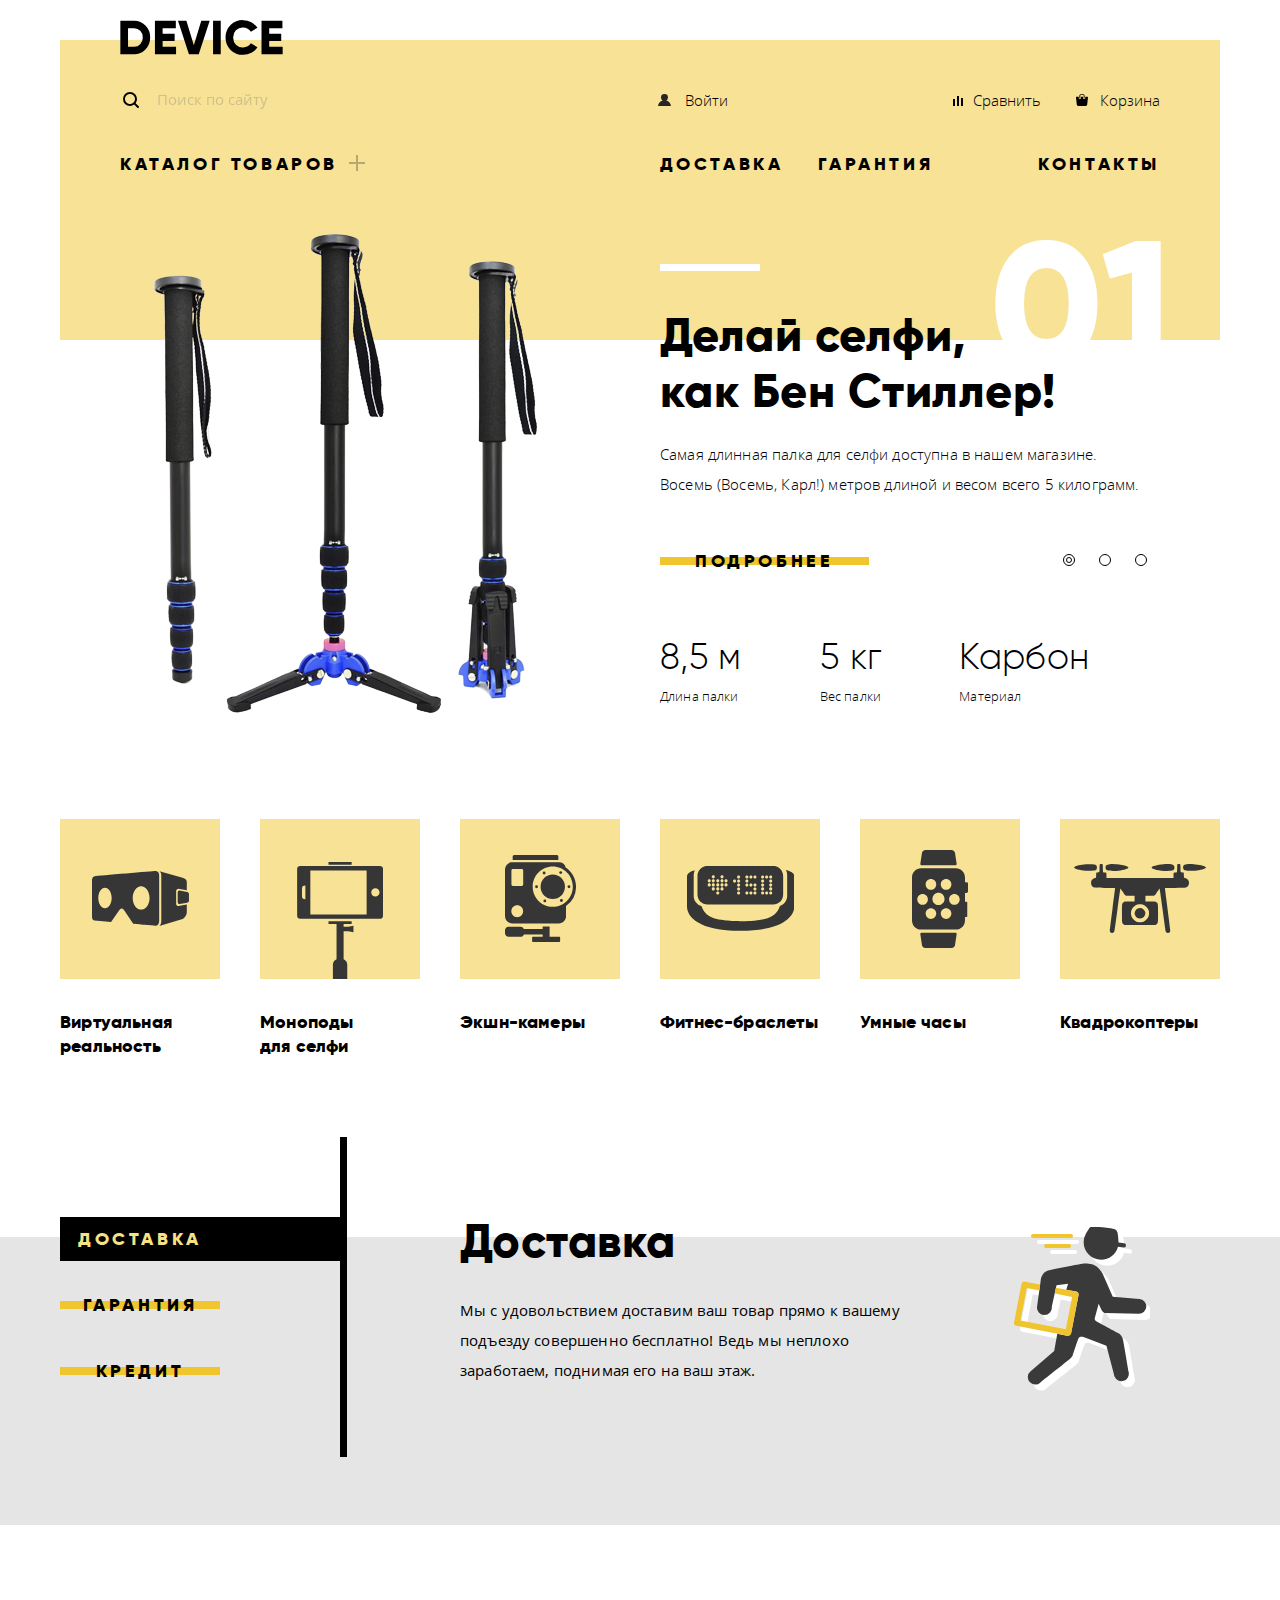
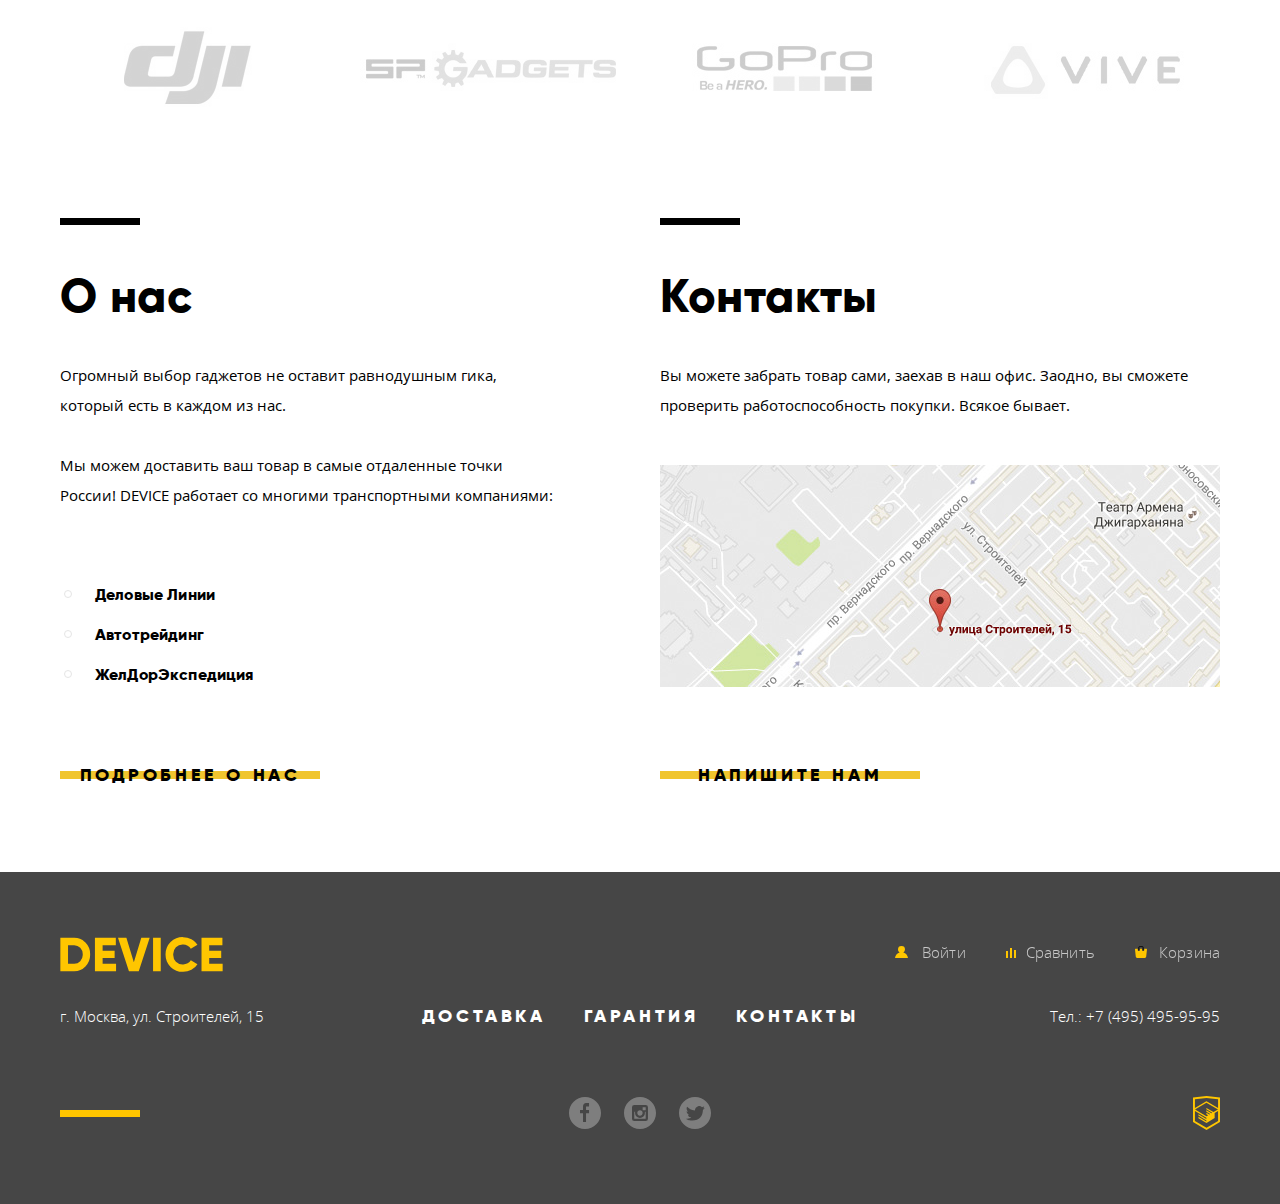
<file: index.html>
<!DOCTYPE html>
<html lang="ru">

<head>
  <meta charset="utf-8">
  <link rel="shortcut icon" href="img/favicon/toad.ico" type="image/x-icon">
  <link rel="stylesheet" href="css/normalize.css">
  <link rel="stylesheet" href="css/styles.min.css">
  <title>HTML Academy: Девайс</title>
</head>

<body>
  <!--Header-->
  <header class="main-header container">
    <a class="logo-header"><span class="visually-hidden">Логотип Дивайс</span><svg
        xmlns="http://www.w3.org/2000/svg" viewBox="0 0 164 35" width="163" height="35">
        <path
          d="m0.35 0.7v33.6h13.532a15.723 15.723 0 0 0 11.72-4.824 16.464 16.464 0 0 0 4.712-11.976 16.465 16.465 0 0 0-4.712-11.976 15.723 15.723 0 0 0-11.72-4.824zm7.733 26.208v-18.819h5.8a8.648 8.648 0 0 1 6.5 2.568 9.412 9.412 0 0 1 2.489 6.84 9.41 9.41 0 0 1-2.489 6.84 8.646 8.646 0 0 1-6.5 2.568h-5.8zm34.8-5.952h12.082v-7.3h-12.086v-5.567h13.291v-7.389h-21.024v33.6h21.265v-7.392h-13.532v-5.952zm36.343 13.344 11.019-33.6h-8.458l-7.491 24.72-7.491-24.72h-8.457l11.019 33.6zm14.4 0h7.733v-33.6h-7.733zm38.615-1.416a15.514 15.514 0 0 0 6.041-5.688l-6.67-3.84a7.488 7.488 0 0 1-3.165 3.024 9.874 9.874 0 0 1-4.664 1.1 9.594 9.594 0 0 1-7.177-2.736 9.907 9.907 0 0 1-2.682-7.248 9.908 9.908 0 0 1 2.682-7.248 9.594 9.594 0 0 1 7.177-2.736 9.914 9.914 0 0 1 4.64 1.08 7.6 7.6 0 0 1 3.189 3.048l6.67-3.84a15.881 15.881 0 0 0-6.09-5.688 17.419 17.419 0 0 0-8.409-2.088 17.12 17.12 0 0 0-17.592 17.472 17.12 17.12 0 0 0 17.589 17.476 17.519 17.519 0 0 0 8.458-2.088zm17.881-11.928h12.082v-7.3h-12.085v-5.567h13.29v-7.389h-21.022v33.6h21.264v-7.392h-13.532v-5.952z" />
      </svg></a>
    <div class="users-utilits">
      <form class="search-form" action="https://echo.htmlacademy.ru" method="POST">
        <label for="search"></label>
        <input class="search-header" type="search" name="search" id="search" placeholder="Поиск по сайту">
        <button class="button-search" type="submit">Найти</button>
      </form>
      <div class="inner-wrapper">
        <a href="#" class="inner-header user-icon text-opacity"><svg xmlns="http://www.w3.org/2000/svg" width="13"
            height="12" viewBox="0 0 13 12">
            <path fill="#272525"
              d="M.032 12h12.937c-.163-2.643-2.074-4.837-4.671-5.543a3.47 3.47 0 0 0 1.687-2.972 3.485 3.485 0 0 0-6.97 0c0 1.264.68 2.361 1.688 2.972C2.106 7.163.194 9.357.032 12z" />
          </svg>Войти</a></div>
      <a href="#" class="compare-header compare-icon text-opacity"><svg xmlns="http://www.w3.org/2000/svg" width="10"
          height="10" viewBox="0 0 10 10">
          <path d="M8 2h1.984v8H8zM0 3h1.984v7H0zM4 0h2v10H4z" /></svg>Сравнить</a>
      <a href="#" class="cart-header cart-icon text-opacity"><svg xmlns="http://www.w3.org/2000/svg" width="12"
          height="12" viewBox="0 0 12 12">
          <path
            d="M11.864 3.017a.429.429 0 0 0-.327-.154H9.225V4.09c0 .563-.484 1.022-1.08 1.022-.594 0-1.078-.458-1.078-1.022V2.863H4.909V4.09c0 .563-.485 1.022-1.08 1.022-.595 0-1.078-.458-1.078-1.022V2.863H.438a.43.43 0 0 0-.327.154.472.472 0 0 0-.108.358l.776 7.134c.015.806.642 1.455 1.411 1.455h7.595c.77 0 1.396-.649 1.411-1.455l.776-7.134a.476.476 0 0 0-.108-.358z" />
          <path
            d="M3.829 4.499c.239 0 .433-.184.433-.409V1.84c0-.632.672-1.022 1.295-1.022h1.079c.655 0 1.078.401 1.078 1.022v2.25c0 .225.194.409.431.409.239 0 .433-.184.433-.409V1.84C8.577.773 7.761 0 6.636 0H5.557c-1.19 0-2.159.826-2.159 1.84v2.25c0 .225.194.409.431.409z" />
        </svg>Корзина</a>
    </div>
    <nav class="main-nav">
      <ul class="nav">
        <li class="list-catalog"><a href="catalog.html" class="link-catalog text-opacity">Каталог товаров</a>
          <ul class="add-nav">
            <li><a class="text-opacity" href="#">Виртуальная реальность</a></li>
            <li><a class="text-opacity" href="#">Моноподы для селфи</a></li>
            <li><a class="text-opacity" href="#">Экшн-камеры</a></li>
            <li><a class="text-opacity" href="#">Фитнес-браслеты</a></li>
            <li><a class="text-opacity" href="#">Умные часы</a></li>
            <li><a class="text-opacity" href="#">Квадрокоптеры</a></li>
          </ul>
        </li>
        <li class="list-delivery"><a class="text-opacity" href="#">Доставка</a></li>
        <li class="list-warranty"><a class="text-opacity" href="#">Гарантия</a></li>
        <li class="list-contacts"><a class="text-opacity" href="#">Контакты</a></li>
      </ul>
      <!--Menu back-->

    </nav>
  </header>
  <!--Main-->
  <main>
    <h1 class="visually-hidden">Интернет-магазин гаджетов. Главная</h1>
    <!--Slider-->
    <section class="slider container">
      <h2 class="visually-hidden">Слайдер Интернет-магазина гаджетов</h2>
      <!--Slide1-->
      <div class="slider-wrapper">
        <a class="img-link" href="catalog.html">
          <img class="img-longSelfie-stick" src="img/slider-1-longSelfie-stick.png" alt="Самая длинная палка для селфи"
            width="384" height="486"></a>
        <div class="slider-about">
          <span class="slider-number">01</span>
          <h3 class="slider-title">Делай селфи,<br>как Бен Стиллер!</h3>
          <p class="slider-text">Самая длинная палка для селфи доступна в нашем магазине.
            Восемь (Восемь, Карл!) метров длиной и весом всего 5 килограмм.</p>
          <a href="#" class="slider-button button">Подробнее</a>
          <div class="slider-parameters">
            <div>
              <span class="slider-parameters-title">8,5 м</span>
              <span class="slider-parameters-about">Длина палки</span>
            </div>
            <div>
              <span class="slider-parameters-title">5 кг</span>
              <span class="slider-parameters-about">Вес палки</span>
            </div>
            <div>
              <span class="slider-parameters-title">Карбон</span>
              <span class="slider-parameters-about">Материал</span>
            </div>
          </div>
        </div>
      </div>
      <!--Slide2-->
      <div class="slider-wrapper display-none">
        <a class="img-link" href="catalog.html">
          <img class="img-watch" src="img/slider-2-watch.png" alt="Мотивирующие фитнес-браслеты" width="384"
            height="486"></a>
        <div class="slider-about">
          <span class="slider-number">02</span>
          <h3 class="slider-title">Худеем<br>правильно!</h3>
          <p class="slider-text">Мотивирующие фитнес-браслеты помогут найти в себе силы <br>
            не пропускать занятия и соблюдать диету.</p>
          <a href="#" class="slider-button button">Подробнее</a>
          <div class="slider-parameters">
            <div>
              <span class="slider-parameters-title">48 часов</span>
              <span class="slider-parameters-about">Без подзарядки</span>
            </div>
          </div>
        </div>
      </div>
      <!--Slide3-->
      <div class="slider-wrapper display-none">
        <a class="img-link" href="catalog.html">
          <img class="img-quadrocopter" src="img/slider-3-quadrocopter.png"
            alt="квадрокоптер оснащен мощным лазером, замаскированным под стандартную камеру." width="526"
            height="334"></a>
        <div class="slider-about">
          <span class="slider-number">03</span>
          <h3 class="slider-title">Порхает как бабочка,<br>жалит как пчела!</h3>
          <p class="slider-text">Этот обычный, на первый взгляд, квадрокоптер оснащен <br>
            мощным лазером, замаскированным под стандартную камеру.</p>
          <a href="#" class="slider-button button">Подробнее</a>
          <div class="slider-parameters">
            <div>
              <span class="slider-parameters-title">800 м</span>
              <span class="slider-parameters-about">Дальность полета</span>
            </div>
            <div>
              <span class="slider-parameters-title">50 м</span>
              <span>Радиус поражения</span>
            </div>
          </div>
        </div>
      </div>
      <div class="slider-paginator">
        <!-- <input class="slider-radio slider-radio-1" type="radio" name="point" id="slide1">
        <input class="slider-radio slider-radio-2" type="radio" name="point" id="slide2">
        <input class="slider-radio slider-radio-3" type="radio" name="point" id="slide3">
        <label class="radio-indicator" for="slide1"></label>
        <label class="radio-indicator" for="slide2"></label>
        <label class="radio-indicator" for="slide3"></label> -->
        <button class="slider-control active" data-id="0"></button>
        <button class="slider-control" data-id="1"></button>
        <button class="slider-control" data-id="2"></button>
      </div>
    </section>
    <!--Сategories-->
    <section class="categories container">
      <h2 class="visually-hidden">Категории Интернет-магазина гаджетов</h2>
      <ul class="categories-list">
        <li class="vr-item"><a href="#">

            <img src="img/svg/popular-1-vr.svg" alt="категория шлемы виртуальной реальности" width="97" height="55">
            <p>Виртуальная реальность</p>

          </a></li>
        <li class="monopods-item"><a href="#">

            <img src="img/svg/popular-2-monopods.svg" alt="категория моноподы" width="86" height="117">
            <p>Моноподы <br> для селфи</p>

          </a></li>
        <li class="actioncamera-item"><a href="#">

            <img src="img/svg/popular-3-actionCamera.svg" alt="категория экшен Экшн-камеры" width="71" height="87">
            <p>Экшн-камеры</p>

          </a></li>
        <li class="fitnesbrasleet-item"><a href="#">

            <img src="img/svg/popular-4-fitnessBracelet.svg" alt="категория фитнес-браслеты" width="107" height="65">
            <p>Фитнес-браслеты</p>

          </a></li>
        <li class="smartwatch-item"><a href="#">

            <img src="img/svg/popular-5-smartWatch.svg" alt="категория умные часы" width="56" height="98">
            <p>Умные часы</p>

          </a>
        <li class="quadrocopter-item"><a href="#">

            <img src="img/svg/popular-6-quadrocopter.svg" alt="категория квадракоптеры" width="132" height="69">
            <p>Квадрокоптеры</p>
          </a></li>
      </ul>
    </section>

    <!--Device Services-->
    <section class="sevices">
      <div class="container">
        <h2 class="visually-hidden">Услуги доставки, гарании и возможность кредита в Интернет-магазине гаджетов</h2>
        <input class="sevices-delivery-btn visually-hidden" type="radio" name="service-toggle" id="sevices-1"
          checked="checked">
        <input class="sevices-warranty-btn visually-hidden" type="radio" name="service-toggle" id="sevices-2">
        <input class="sevices-credit-btn visually-hidden" type="radio" name="service-toggle" id="sevices-3">

        <div class="service-nav">
          <label class="button" for="sevices-1">Доставка</label>
          <label class="button" for="sevices-2">Гарантия</label>
          <label class="button" for="sevices-3">Кредит</label>
        </div>
        <section class="sevices-about">
          <div class="sevices-text">
            <h2>Доставка</h2>
            <p>Мы с удовольствием доставим ваш товар прямо к вашему подъезду совершенно бесплатно! Ведь мы неплохо
              заработаем, поднимая его на ваш этаж.</p>
            <img src="img/svg/delivery.svg" alt="delivery" width="136" height="164">
          </div>
          <div class="sevices-text">
            <h2>Гарантия</h2>
            <p>Если из-за возгорания купленного у нас товара у вас сгорит дом — не переживайте, мы выдадим вам новый.
              Товар, не дом, конечно же.</p>
            <img src="img/svg/warranty.svg" alt="warranty" width="171" height="194">
          </div>
          <div class="sevices-text">
            <h2>Кредит</h2>
            <p>Залезть в долговую яму стало проще! Кредитные консультанты подберут для вас наиболее выгодные
              условия кредита. Выгодные для нашего банка, разумеется.</p>
            <img src="img/svg/credit.svg" alt="credit" width="156" height="186">
          </div>
        </section>
      </div>
    </section>

    <!--Device Logos-->
    <section class="partners container">
      <h2 class="visually-hidden">Партнеры интернет Интернет-магазина Device</h2>
      <ul class="partners-list">
        <li><a href="#"><img src="img/logo-djl.jpg" alt="партнер djl" width="260" height="100"></a></li>
        <li><a href="#"><img src="img/logo-spGadgets.jpg" alt="партнер sp Gadgets" width="260" height="100"></a></li>
        <li><a href="#"><img src="img/logo-GoPro.jpg" alt="партнер Go Pro" width="260" height="100"></a></li>
        <li><a href="#"><img src="img/logo-vive.jpg" alt="партнер Vive" width="260" height="100"></a></li>
      </ul>
    </section>
    <!--About and Contacts-->
    <div class="about-contacts container">
      <section class="about-us">
        <h2>О нас</h2>
        <p>Огромный выбор гаджетов не оставит равнодушным гика, который есть в каждом из нас.</p>
        <p>Мы можем доставить ваш товар в самые отдаленные точки России! DEVICE работает со многими транспортными
          компаниями:</p>
        <ul class="about-us-delivery">
          <li><a href="https://www.dellin.ru/" target="_blank">Деловые Линии</a></li>
          <li><a href="http://www.autotrading.ru/" target="_blank">Автотрейдинг</a></li>
          <li><a href="https://www.jde.ru/" target="_blank">ЖелДорЭкспедиция</a></li>
        </ul>
        <a class="about-us-button button" href="#">Подробнее о нас</a>
      </section>
      <section class="contacts">
        <h2>Контакты</h2>
        <p>Вы можете забрать товар сами, заехав в наш офис. Заодно, вы сможете проверить работоспособность покупки.
          Всякое
          бывает.</p>
        <a class="show-modal-map" href="#"><img src="img/map.jpg" alt="Мы находимся по адресу ул. Строителей 15"
            width="560" height="222"></a>
        <a class="contacts-button button" href="#">Напишите нам</a>
      </section>
    </div>
  </main>
  <!--Footer-->
  <footer class="main-footer ">
    <div class="container">
      <div class="main-footer-top">
        <a class="logo-footer"><span class="visually-hidden">Логотип Дивайс</span><svg
            xmlns="http://www.w3.org/2000/svg" viewBox="0 0 164 35" width="163" height="35">
            <path
              d="m0.35 0.7v33.6h13.532a15.723 15.723 0 0 0 11.72-4.824 16.464 16.464 0 0 0 4.712-11.976 16.465 16.465 0 0 0-4.712-11.976 15.723 15.723 0 0 0-11.72-4.824zm7.733 26.208v-18.819h5.8a8.648 8.648 0 0 1 6.5 2.568 9.412 9.412 0 0 1 2.489 6.84 9.41 9.41 0 0 1-2.489 6.84 8.646 8.646 0 0 1-6.5 2.568h-5.8zm34.8-5.952h12.082v-7.3h-12.086v-5.567h13.291v-7.389h-21.024v33.6h21.265v-7.392h-13.532v-5.952zm36.343 13.344 11.019-33.6h-8.458l-7.491 24.72-7.491-24.72h-8.457l11.019 33.6zm14.4 0h7.733v-33.6h-7.733zm38.615-1.416a15.514 15.514 0 0 0 6.041-5.688l-6.67-3.84a7.488 7.488 0 0 1-3.165 3.024 9.874 9.874 0 0 1-4.664 1.1 9.594 9.594 0 0 1-7.177-2.736 9.907 9.907 0 0 1-2.682-7.248 9.908 9.908 0 0 1 2.682-7.248 9.594 9.594 0 0 1 7.177-2.736 9.914 9.914 0 0 1 4.64 1.08 7.6 7.6 0 0 1 3.189 3.048l6.67-3.84a15.881 15.881 0 0 0-6.09-5.688 17.419 17.419 0 0 0-8.409-2.088 17.12 17.12 0 0 0-17.592 17.472 17.12 17.12 0 0 0 17.589 17.476 17.519 17.519 0 0 0 8.458-2.088zm17.881-11.928h12.082v-7.3h-12.085v-5.567h13.29v-7.389h-21.022v33.6h21.264v-7.392h-13.532v-5.952z" />
          </svg></a>
        <div class="users-btn-wrapper">
          <a class="inner-footer user-icon" href="#"><svg xmlns="http://www.w3.org/2000/svg" width="13" height="12"
              viewBox="0 0 13 12">
              <path fill="#ffc600"
                d="M.032 12h12.937c-.163-2.643-2.074-4.837-4.671-5.543a3.47 3.47 0 0 0 1.687-2.972 3.485 3.485 0 0 0-6.97 0c0 1.264.68 2.361 1.688 2.972C2.106 7.163.194 9.357.032 12z" />
            </svg><span>Войти</span></a>
          <a class="compare-footer compare-icon" href="#"><svg xmlns="http://www.w3.org/2000/svg" width="10" height="10"
              viewBox="0 0 10 10">
              <path fill="#ffc600" d="M8 2h1.984v8H8zM0 3h1.984v7H0zM4 0h2v10H4z" /></svg><span>Сравнить</span></a>
          <a class="cart-footer cart-icon" href="#"><svg xmlns="http://www.w3.org/2000/svg" width="12" height="12"
              viewBox="0 0 12 12">
              <path fill="#ffc600"
                d="M11.864 3.017a.429.429 0 0 0-.327-.154H9.225V4.09c0 .563-.484 1.022-1.08 1.022-.594 0-1.078-.458-1.078-1.022V2.863H4.909V4.09c0 .563-.485 1.022-1.08 1.022-.595 0-1.078-.458-1.078-1.022V2.863H.438a.43.43 0 0 0-.327.154.472.472 0 0 0-.108.358l.776 7.134c.015.806.642 1.455 1.411 1.455h7.595c.77 0 1.396-.649 1.411-1.455l.776-7.134a.476.476 0 0 0-.108-.358z" />
              <path
                d="M3.829 4.499c.239 0 .433-.184.433-.409V1.84c0-.632.672-1.022 1.295-1.022h1.079c.655 0 1.078.401 1.078 1.022v2.25c0 .225.194.409.431.409.239 0 .433-.184.433-.409V1.84C8.577.773 7.761 0 6.636 0H5.557c-1.19 0-2.159.826-2.159 1.84v2.25c0 .225.194.409.431.409z" />
            </svg><span>Корзина</span></a>
        </div>
      </div>

      <div class="main-footer-middle">
        <p>г. Москва, ул. Строителей, 15</p>
        <ul class="service-btn button">
          <li><a href="#">Доставка</a></li>
          <li><a href="#">Гарантия</a></li>
          <li><a href="#">Контакты</a></li>
        </ul>
        <a class="footer-telephone" href="tel:+7(495)495-95-95">Тел.: +7 (495) 495-95-95</a>
      </div>
      <div class="main-footer-bottom">

        <div class="decorative-element"></div>
        <ul class="social-btn">
          <li><a href="#"><span class="visually-hidden">Фейсбук</span><img src="img/svg/fb.svg"  width="32" height="32" alt="Фейсбук"></a></li>
          <li><a href="#"><span class="visually-hidden">Инстаграм</span><img src="img/svg/instagram.svg" width="32" height="32"
                alt="Инстаграм"></a></li>
          <li><a href="#"><span class="visually-hidden">Твиттер</span><img src="img/svg/twitter.svg"  width="32" height="32" alt="Твиттер"></a>
          </li>
        </ul>
        <div class="htmlacademy-logo"><a href="https://htmlacademy.ru/" target="_blank"><img src="img/svg/logo-html.svg"
              alt="логотип Html Academy" width="27" height="35"></a></div>
      </div>
    </div>
  </footer>
  <!--Modal content -->
  <section class="modal-content display-none">
    <div class="modal-wrapper">
      <h2 class="visually-hidden">Оставить отзыв</h2>
      <form class="write-us-form" action="https://echo.htmlacademy.ru" method="POST">
        <div class="name-area">
          <label for="your-name">Ваше имя:</label>
          <input type="text" id="your-name" name="name" placeholder="Имя Фамилия" aria-label="Введите ваше имя"
            required></div>
        <div class="email-area">
          <label for="your-email">Ваш e-mail:</label>
          <input id="your-email" type="email" name="email" placeholder="email@example.com"
            aria-label="Введите ваш e-mail" required></div>
        <div class="letter-area">
          <label for="your-latter">Текст письма:</label>
          <textarea id="your-latter" name="letter" rows="8" cols="80" placeholder="В свободной форме"
            aria-label="Напишите нам" required></textarea>
        </div>
        <button class="button modal-button" type="submit">Отправить</button>
      </form>
      <button class="modal-content-close" type="button"><span class="visually-hidden">Закрыть</span></button>
    </div>
  </section>
  <!--Modal map -->
  <section class="modal-map display-none">
    <h2 class="visually-hidden">Как проехать</h2>
    <iframe src="https://yandex.ru/map-widget/v1/-/CCVUAGP2" width="960" height="559"></iframe>
    <img src="img/map-big.jpg" width="960" height="559" alt="Мы находимся по адресу ул. Строителей 15">
    <button class="modal-content-close" type="button"><span class="visually-hidden">Закрыть</span></button>
  </section>
  <script src="js/code.min.js"></script>
</body>

</html>
</file>
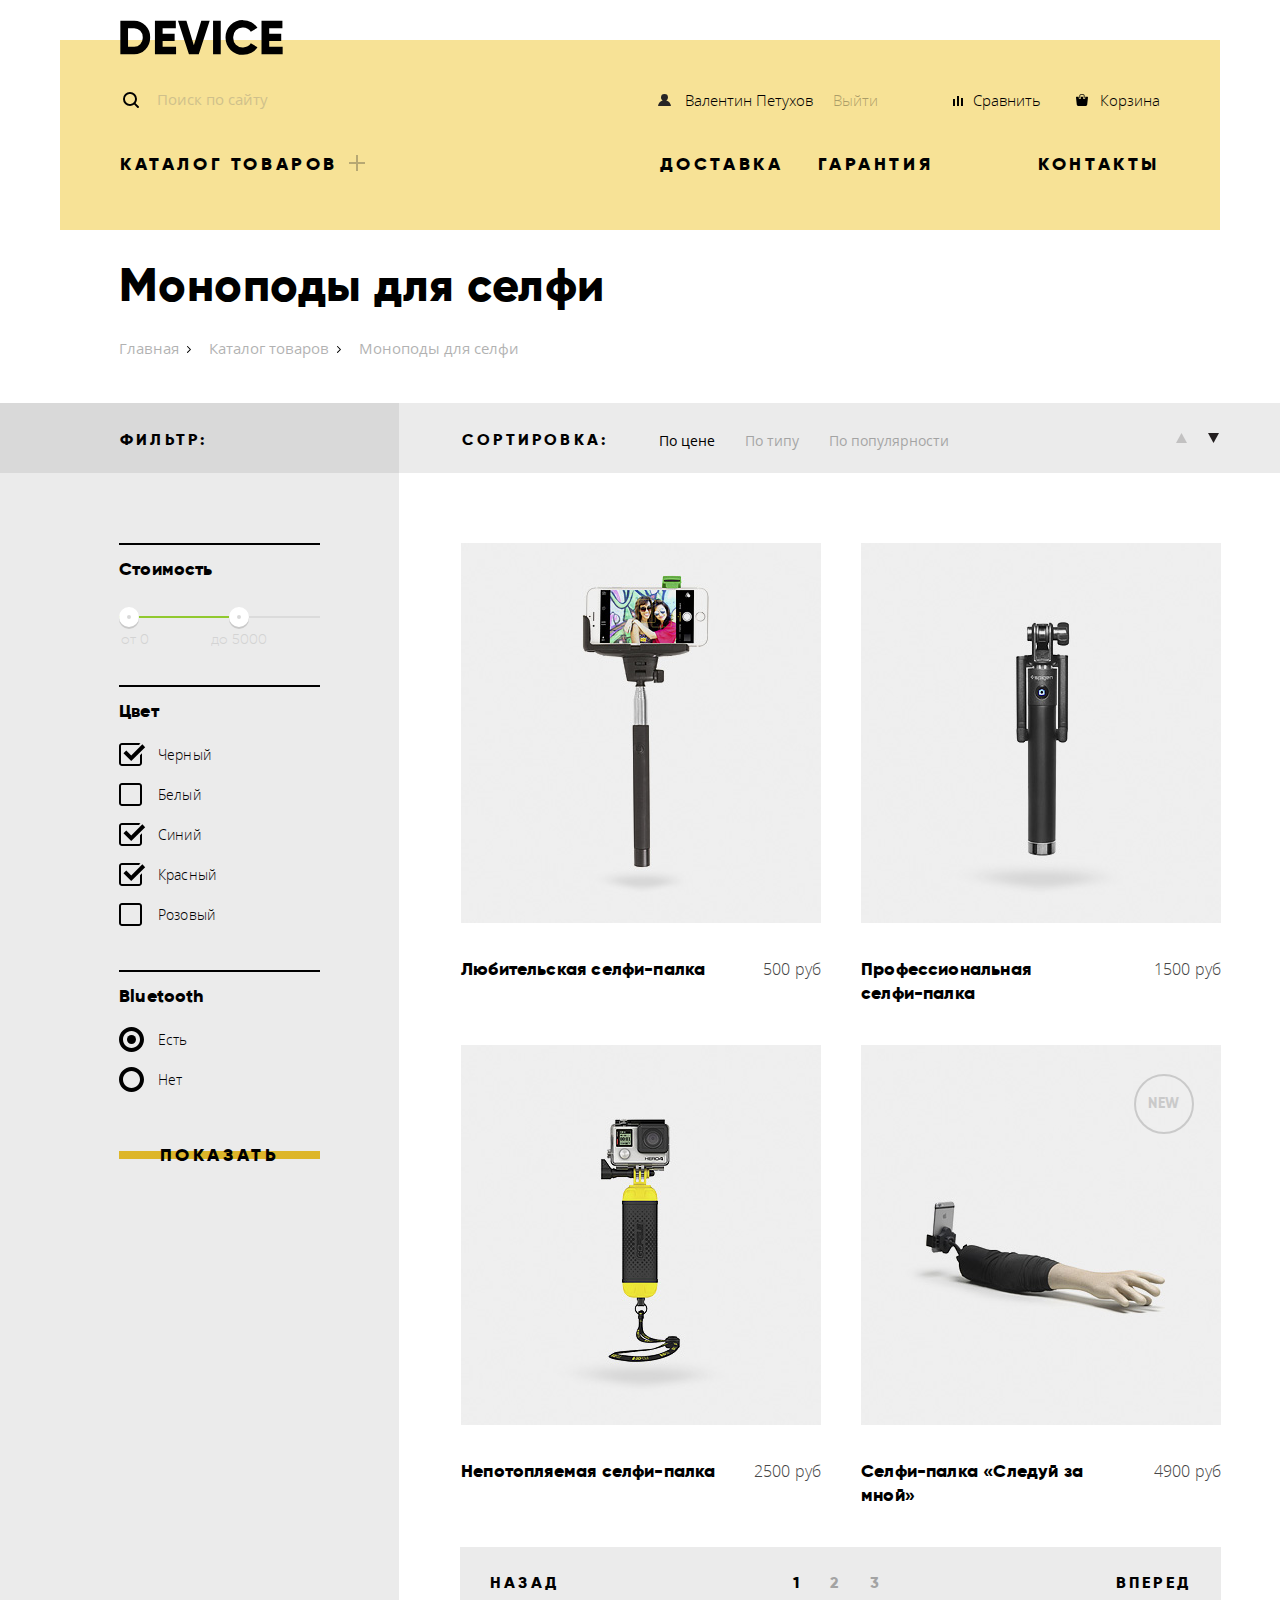
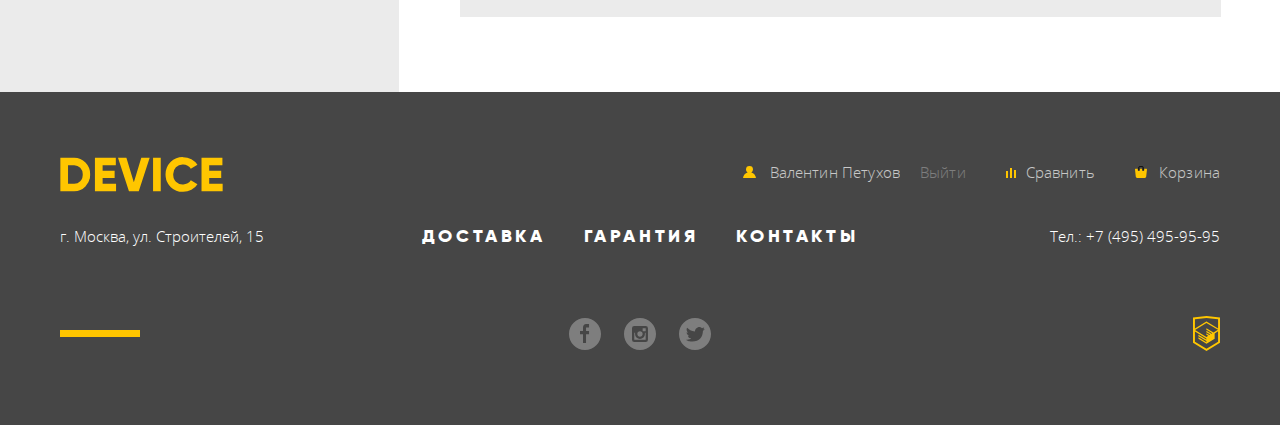
<file: catalog.html>
<!DOCTYPE html>
<html lang="ru">

<head>
  <meta charset="utf-8">
  <link rel="shortcut icon" href="img/favicon/toad.ico" type="image/x-icon">
  <link rel="stylesheet" href="css/normalize.css">
  <link rel="stylesheet" href="css/styles.min.css">
  <title>HTML Academy: Девайс</title>
</head>

<body>
  <!--Header-->
  <header class="main-header container">
    <a class="logo-header text-opacity" href="index.html"><span class="visually-hidden">Логотип Дивайс</span><svg
        xmlns="http://www.w3.org/2000/svg" viewBox="0 0 164 35" width="163" height="35">
        <path
          d="m0.35 0.7v33.6h13.532a15.723 15.723 0 0 0 11.72-4.824 16.464 16.464 0 0 0 4.712-11.976 16.465 16.465 0 0 0-4.712-11.976 15.723 15.723 0 0 0-11.72-4.824zm7.733 26.208v-18.819h5.8a8.648 8.648 0 0 1 6.5 2.568 9.412 9.412 0 0 1 2.489 6.84 9.41 9.41 0 0 1-2.489 6.84 8.646 8.646 0 0 1-6.5 2.568h-5.8zm34.8-5.952h12.082v-7.3h-12.086v-5.567h13.291v-7.389h-21.024v33.6h21.265v-7.392h-13.532v-5.952zm36.343 13.344 11.019-33.6h-8.458l-7.491 24.72-7.491-24.72h-8.457l11.019 33.6zm14.4 0h7.733v-33.6h-7.733zm38.615-1.416a15.514 15.514 0 0 0 6.041-5.688l-6.67-3.84a7.488 7.488 0 0 1-3.165 3.024 9.874 9.874 0 0 1-4.664 1.1 9.594 9.594 0 0 1-7.177-2.736 9.907 9.907 0 0 1-2.682-7.248 9.908 9.908 0 0 1 2.682-7.248 9.594 9.594 0 0 1 7.177-2.736 9.914 9.914 0 0 1 4.64 1.08 7.6 7.6 0 0 1 3.189 3.048l6.67-3.84a15.881 15.881 0 0 0-6.09-5.688 17.419 17.419 0 0 0-8.409-2.088 17.12 17.12 0 0 0-17.592 17.472 17.12 17.12 0 0 0 17.589 17.476 17.519 17.519 0 0 0 8.458-2.088zm17.881-11.928h12.082v-7.3h-12.085v-5.567h13.29v-7.389h-21.022v33.6h21.264v-7.392h-13.532v-5.952z" />
      </svg></a>
    <div class="users-utilits">
      <form class="search-form" action="https://echo.htmlacademy.ru" method="POST">
        <label for="search"></label>
        <input class="search-header" type="search" name="search" id="search" placeholder="Поиск по сайту">
        <button class="button-search" type="submit">Найти</button>
      </form>
      <div class="inner-wrapper">
        <a href="#" class="inner-header user-icon text-opacity"><svg xmlns="http://www.w3.org/2000/svg" width="13"
            height="12" viewBox="0 0 13 12">
            <path fill="#272525"
              d="M.032 12h12.937c-.163-2.643-2.074-4.837-4.671-5.543a3.47 3.47 0 0 0 1.687-2.972 3.485 3.485 0 0 0-6.97 0c0 1.264.68 2.361 1.688 2.972C2.106 7.163.194 9.357.032 12z" />
          </svg>Валентин Петухов</a><a href="#" class="logout">Выйти</a></div>
      <a href="#" class="compare-header compare-icon text-opacity"><svg xmlns="http://www.w3.org/2000/svg" width="10"
          height="10" viewBox="0 0 10 10">
          <path d="M8 2h1.984v8H8zM0 3h1.984v7H0zM4 0h2v10H4z" /></svg>Сравнить</a>
      <a href="#" class="cart-header cart-icon text-opacity"><svg xmlns="http://www.w3.org/2000/svg" width="12"
          height="12" viewBox="0 0 12 12">
          <path
            d="M11.864 3.017a.429.429 0 0 0-.327-.154H9.225V4.09c0 .563-.484 1.022-1.08 1.022-.594 0-1.078-.458-1.078-1.022V2.863H4.909V4.09c0 .563-.485 1.022-1.08 1.022-.595 0-1.078-.458-1.078-1.022V2.863H.438a.43.43 0 0 0-.327.154.472.472 0 0 0-.108.358l.776 7.134c.015.806.642 1.455 1.411 1.455h7.595c.77 0 1.396-.649 1.411-1.455l.776-7.134a.476.476 0 0 0-.108-.358z" />
          <path
            d="M3.829 4.499c.239 0 .433-.184.433-.409V1.84c0-.632.672-1.022 1.295-1.022h1.079c.655 0 1.078.401 1.078 1.022v2.25c0 .225.194.409.431.409.239 0 .433-.184.433-.409V1.84C8.577.773 7.761 0 6.636 0H5.557c-1.19 0-2.159.826-2.159 1.84v2.25c0 .225.194.409.431.409z" />
        </svg>Корзина</a>
    </div>
    <nav class="main-nav">
      <ul class="nav">
        <li class="list-catalog"><a href="catalog.html" class="link-catalog text-opacity">Каталог товаров</a>
          <ul class="add-nav">
            <li><a class="text-opacity" href="#">Виртуальная реальность</a></li>
            <li><a class="text-opacity" href="#">Моноподы для селфи</a></li>
            <li><a class="text-opacity" href="#">Экшн-камеры</a></li>
            <li><a class="text-opacity" href="#">Фитнес-браслеты</a></li>
            <li><a class="text-opacity" href="#">Умные часы</a></li>
            <li><a class="text-opacity" href="#">Квадрокоптеры</a></li>
          </ul>
        </li>
        <li class="list-delivery text-opacity"><a href="#">Доставка</a></li>
        <li class="list-warranty text-opacity"><a href="#">Гарантия</a></li>
        <li class="list-contacts text-opacity"><a href="#">Контакты</a></li>
      </ul>
      <!--Menu back-->
    </nav>
  </header>
  <!--Main-->
  <main>
    <h1 class="visually-hidden">Интернет-магазин гаджетов. Каталог</h1>
    <section class="selected-item container">
      <h1 class="page-title">Моноподы для селфи</h1>
      <ul class="breadcrumbs">
        <li><a class="breadcumbs-link" href="index.html">Главная</a></li>
        <li><a class="breadcumbs-link" href="#">Каталог товаров</a></li>
        <li><a class="breadcumbs-no-active">Моноподы для селфи</a></li>
      </ul>
    </section>
    <section class="filter-gallery">
      <div class="filter-background">
        <div class="filter-gallery-wrapper container">
          <h2 class="visually-hidden">Фильтр, сортировка и карточки товаров</h2>
          <!--left-->
          <aside class="filter">
            <div class="filter-column">
              <h3>Фильтр:</h3>
              <form action="https://echo.htmlacademy.ru" method="POST">
                <!--Drag&drop-->
                <fieldset class="cost-range">
                  <h4>Стоимость</h4>
                  <div class="range">
                    <div class="range-change">
                      <label class="number-min" for="number-min"><input type="number" name="number-min" id="number-min"
                          placeholder="от 0" min="0" max="4999"></label>
                      <label class="number-max" for="number-max"><input type="number" name="number-max" id="number-max"
                          placeholder="до 5000" max="5000"></label>
                    </div>
                    <div class="toggle min-toggle"></div>

                    <div class="toggle max-toggle"></div>

                  </div>
                </fieldset>

                <fieldset class="color-choice">
                  <h4>Цвет</h4>
                  <ul class="colors-list">
                    <li>
                      <input type="checkbox" name="black_color" id="black_color" checked>
                      <label for="black_color">Черный</label>
                    </li>
                    <li>
                      <input type="checkbox" name="white_color" id="white_color">
                      <label for="white_color">Белый</label>
                    </li>
                    <li>
                      <input type="checkbox" name="blue_color" id="blue_color" checked>
                      <label for="blue_color">Синий</label>
                    </li>
                    <li>
                      <input type="checkbox" name="red_color" id="red_color" checked>
                      <label for="red_color">Красный</label>
                    </li>
                    <li>
                      <input type="checkbox" name="pink_color" id="pink_color">
                      <label for="pink_color">Розовый</label>
                    </li>
                  </ul>
                </fieldset>


                <fieldset class="bluetooth-choice">
                  <h4>Bluetooth</h4>
                  <ul class="bt-list">
                    <li>
                      <input type="radio" name="bluetooth_check" id="bluetooth_yes" checked>
                      <label for="bluetooth_yes">Есть</label>
                    </li>
                    <li>
                      <input type="radio" name="bluetooth_check" id="bluetooth_no">
                      <label for="bluetooth_no">Нет</label>
                    </li>
                  </ul>
                </fieldset>

                <button class="filter-submit-button button" type="submit">Показать</button>
              </form>
            </div>
          </aside>
          <!--right-->
          <div class="gallery">
            <!--Sorting-->
            <div class="sorting">
              <h3>Сортировка:</h3>
              <ul class="sorting-types">
                <li><a class="sorting-type-curren">По цене</a></li>
                <li><a class="sorting-type-btn" href="#">По типу</a></li>
                <li><a class="sorting-type-btn" href="#">По популярности</a></li>
              </ul>
              <div class="sorting-order">
                <a class="sorting-order-btn sorting-order-btn-up"><span
                    class="visually-hidden">Сортировать по цене вверх</span></a>
                <a class="sorting-order-btn sorting-order-btn-down"><span
                    class="visually-hidden">Сортировать по цене вниз</span></a>
              </div>
            </div>

            <!--gallery-->
            <div class="item-cards-wrapper">
              <article class="item-card">
                <img src="img/item-1-selfie-stick.jpg" alt="Изображение Любительская селфи-палка" width="360"
                  height="380">
                <div class="item-name-price">
                  <a class="item-name" href="#">Любительская селфи-палка</a>
                  <a class="item-price" href="#">500 руб</a>
                </div>
                <div class="hover-block">
                  <a class="to-cart-btn button" name="add-to-cart">В корзину</a>
                  <a class="to-compare-btn" name="add-to-compare">Добавить к сравнению</a>
                </div>
              </article>
              <article class="item-card">
                <img src="img/item-2-selfie-pro.jpg" alt="Изображение Профессиональная селфи-палка" width="360"
                  height="380">
                <div class="item-name-price">
                  <a class="item-name" href="#">Профессиональная <br>селфи-палка</a>
                  <a class="item-price" href="#">1500 руб</a>
                </div>
                <div class="hover-block">
                  <a class="to-cart-btn button" name="add-to-cart">В корзину</a>
                  <a class="to-compare-btn" name="add-to-compare">Добавить к сравнению</a>
                </div>
              </article>
              <article class="item-card">
                <img src="img/item-3-selfie-underwater.jpg" alt="Изображение Непотопляемая селфи-палка" width="360"
                  height="380">
                <div class="item-name-price">
                  <a class="item-name" href="#">Непотопляемая селфи-палка</a>
                  <a class="item-price" href="#">2500 руб</a>
                </div>
                <div class="hover-block">
                  <a class="to-cart-btn button" name="add-to-cart">В корзину</a>
                  <a class="to-compare-btn" name="add-to-compare">Добавить к сравнению</a>
                </div>
              </article>
              <article class="item-card">
                <img src="img/item-4-selfie-comewithme.jpg" alt="Изображение селфи-палка «Следуй за мной»" width="360"
                  height="380">
                <div class="new-stamp">new</div>
                <div class="item-name-price">
                  <a class="item-name" href="#">Селфи-палка «Следуй за мной»</a>
                  <a class="item-price" href="#">4900 руб</a>
                </div>
                <div class="hover-block">
                  <a class="to-cart-btn button" name="add-to-cart">В корзину</a>
                  <a class="to-compare-btn" name="add-to-compare">Добавить к сравнению</a>
                </div>
              </article>
            </div>
            <!--Paginator-->
            <section class="paginator">
              <h2 class="visually-hidden">Навигация по каталогу</h2>
              <ul class="paginator-list">
                <li class="paginator-button"><a class="active" href="#">назад</a></li>
                <li>
                  <ul class="paginator-number">
                    <li><a class="active" href="#">1</a></li>
                    <li><a href="#">2</a></li>
                    <li><a href="#">3</a></li>
                  </ul>
                </li>
                <li class="paginator-button"><a class="active" href="#">вперед</a></li>
              </ul>
            </section>
          </div>
        </div>
      </div>
    </section>
  </main>
  <!--Footer-->
  <footer class="main-footer ">
    <div class="container">
      <div class="main-footer-top">
        <a class="logo-footer text-opacity" href="index.html"><span class="visually-hidden">Логотип Дивайс</span><svg
            xmlns="http://www.w3.org/2000/svg" viewBox="0 0 164 35" width="163" height="35">
            <path
              d="m0.35 0.7v33.6h13.532a15.723 15.723 0 0 0 11.72-4.824 16.464 16.464 0 0 0 4.712-11.976 16.465 16.465 0 0 0-4.712-11.976 15.723 15.723 0 0 0-11.72-4.824zm7.733 26.208v-18.819h5.8a8.648 8.648 0 0 1 6.5 2.568 9.412 9.412 0 0 1 2.489 6.84 9.41 9.41 0 0 1-2.489 6.84 8.646 8.646 0 0 1-6.5 2.568h-5.8zm34.8-5.952h12.082v-7.3h-12.086v-5.567h13.291v-7.389h-21.024v33.6h21.265v-7.392h-13.532v-5.952zm36.343 13.344 11.019-33.6h-8.458l-7.491 24.72-7.491-24.72h-8.457l11.019 33.6zm14.4 0h7.733v-33.6h-7.733zm38.615-1.416a15.514 15.514 0 0 0 6.041-5.688l-6.67-3.84a7.488 7.488 0 0 1-3.165 3.024 9.874 9.874 0 0 1-4.664 1.1 9.594 9.594 0 0 1-7.177-2.736 9.907 9.907 0 0 1-2.682-7.248 9.908 9.908 0 0 1 2.682-7.248 9.594 9.594 0 0 1 7.177-2.736 9.914 9.914 0 0 1 4.64 1.08 7.6 7.6 0 0 1 3.189 3.048l6.67-3.84a15.881 15.881 0 0 0-6.09-5.688 17.419 17.419 0 0 0-8.409-2.088 17.12 17.12 0 0 0-17.592 17.472 17.12 17.12 0 0 0 17.589 17.476 17.519 17.519 0 0 0 8.458-2.088zm17.881-11.928h12.082v-7.3h-12.085v-5.567h13.29v-7.389h-21.022v33.6h21.264v-7.392h-13.532v-5.952z" />
          </svg></a>
        <div class="users-btn-wrapper">
          <a class="inner-footer user-icon" href="#"><svg xmlns="http://www.w3.org/2000/svg" width="13" height="12"
              viewBox="0 0 13 12">
              <path fill="#ffc600"
                d="M.032 12h12.937c-.163-2.643-2.074-4.837-4.671-5.543a3.47 3.47 0 0 0 1.687-2.972 3.485 3.485 0 0 0-6.97 0c0 1.264.68 2.361 1.688 2.972C2.106 7.163.194 9.357.032 12z" />
            </svg><span>Валентин Петухов</span></a><a href="#" class="logout">Выйти</a>
          <a class="compare-footer compare-icon" href="#"><svg xmlns="http://www.w3.org/2000/svg" width="10" height="10"
              viewBox="0 0 10 10">
              <path fill="#ffc600" d="M8 2h1.984v8H8zM0 3h1.984v7H0zM4 0h2v10H4z" /></svg><span>Сравнить</span></a>
          <a class="cart-footer cart-icon" href="#"><svg xmlns="http://www.w3.org/2000/svg" width="12" height="12"
              viewBox="0 0 12 12">
              <path fill="#ffc600"
                d="M11.864 3.017a.429.429 0 0 0-.327-.154H9.225V4.09c0 .563-.484 1.022-1.08 1.022-.594 0-1.078-.458-1.078-1.022V2.863H4.909V4.09c0 .563-.485 1.022-1.08 1.022-.595 0-1.078-.458-1.078-1.022V2.863H.438a.43.43 0 0 0-.327.154.472.472 0 0 0-.108.358l.776 7.134c.015.806.642 1.455 1.411 1.455h7.595c.77 0 1.396-.649 1.411-1.455l.776-7.134a.476.476 0 0 0-.108-.358z" />
              <path
                d="M3.829 4.499c.239 0 .433-.184.433-.409V1.84c0-.632.672-1.022 1.295-1.022h1.079c.655 0 1.078.401 1.078 1.022v2.25c0 .225.194.409.431.409.239 0 .433-.184.433-.409V1.84C8.577.773 7.761 0 6.636 0H5.557c-1.19 0-2.159.826-2.159 1.84v2.25c0 .225.194.409.431.409z" />
            </svg><span>Корзина</span></a>
        </div>
      </div>

      <div class="main-footer-middle">
        <p>г. Москва, ул. Строителей, 15</p>
        <ul class="service-btn button">
          <li><a href="#">Доставка</a></li>
          <li><a href="#">Гарантия</a></li>
          <li><a href="#">Контакты</a></li>
        </ul>
        <a class="footer-telephone" href="tel:+7(495)495-95-95">Тел.: +7 (495) 495-95-95</a>
      </div>
      <div class="main-footer-bottom">

        <div class="decorative-element"></div>
        <ul class="social-btn">
          <li><a href="#"><span class="visually-hidden">Фейсбук</span><img src="img/svg/fb.svg" width="32" height="32" alt="Фейсбук"></a></li>
          <li><a href="#"><span class="visually-hidden">Инстаграм</span><img src="img/svg/instagram.svg"  width="32" height="32"
                alt="Инстаграм"></a></li>
          <li><a href="#"><span class="visually-hidden">Твиттер</span><img src="img/svg/twitter.svg" width="32" height="32" alt="Твиттер"></a>
          </li>
        </ul>
        <div class="htmlacademy-logo"><a href="https://htmlacademy.ru/" target="_blank"><img src="img/svg/logo-html.svg"
              alt="логотип Html Academy" width="27" height="35"></a></div>
      </div>
    </div>
  </footer>
  <script src="js/code.min.js"></script>
</body>

</html>
</file>
<file: css/styles.min.css>
@font-face{font-family:Gilroy;src:url(../fonts/gilroylight.woff2) format("woff2"),url(../fonts/gilroylight.woff) format("woff");font-weight:300}@font-face{font-family:Gilroy;src:url(../fonts/gilroyextrabold.woff2) format("woff2"),url(../fonts/gilroyextrabold.woff) format("woff");font-weight:700}@font-face{font-family:"Open Sans";src:url(../fonts/opensans.woff2) format("woff2"),url(../fonts/opensans.woff) format("woff");font-weight:400}@font-face{font-family:"Open Sans";src:url(../fonts/opensanslight.woff2) format("woff2"),url(../fonts/opensanslight.woff) format("woff");font-weight:300}html{-webkit-box-sizing:border-box;box-sizing:border-box}*,::after,::before{-webkit-box-sizing:inherit;box-sizing:inherit}a:focus,button:focus,input:focus,label:focus,textarea:focus{outline:1px dashed #000}body{min-width:1180px;margin:0;padding:0;font-family:"Open Sans",Arial,sans-serif;font-size:15px;line-height:30px;color:#000}img{max-width:100%;height:auto}a{text-decoration:none}.visually-hidden{position:absolute;width:1px;height:1px;margin:-1px;border:0;padding:0;clip:rect(0 0 0 0);overflow:hidden}.button{padding:8px 40px;position:relative;cursor:pointer;font-family:Gilroy,Arial,sans-serif;font-size:18px;line-height:24px;letter-spacing:3.6px;text-transform:uppercase;color:#000;font-weight:700;position:relative;text-align:center;border:none;background-color:transparent}.button:active{color:rgba(0,0,0,.3)}.container{width:1160px;margin:0 auto}.main-header{min-height:230px;background:-o-linear-gradient(top,transparent 40px,#f7e296 40px);background:linear-gradient(to bottom,transparent 40px,#f7e296 40px);padding:0 60px;padding-top:20px}.logo-header{display:-webkit-box;display:-ms-flexbox;display:flex;margin-bottom:20px}.users-utilits{font-weight:300;margin-bottom:28px;display:-webkit-box;display:-ms-flexbox;display:flex;-webkit-box-pack:justify;-ms-flex-pack:justify;justify-content:space-between;-webkit-box-align:center;-ms-flex-align:center;align-items:center}.users-utilits a{color:#000}.users-utilits .button-search{font-size:15px;width:85px;height:49px;border:solid 2px #000;background-color:transparent;cursor:pointer}.users-utilits .button-search:hover{background-color:#000;color:#fff;-webkit-transition:.3s;-o-transition:.3s;transition:.3s}.main-header .search-form{font-size:0;width:440px;position:relative}.main-header .search-header{position:relative;font-size:15px;height:48px;padding:9.5px 20px 9.5px 37px;width:315px;background-color:transparent;border:none;border-bottom:2px solid transparent}.search-header::-webkit-input-placeholder{opacity:.3}.search-header::-moz-placeholder{opacity:.3}.search-header:-ms-input-placeholder{opacity:.3}.search-header::-ms-input-placeholder{opacity:.3}.search-header::placeholder{opacity:.3}.search-header:hover::-webkit-input-placeholder{opacity:.6}.search-header:hover::-moz-placeholder{opacity:.6}.search-header:hover:-ms-input-placeholder{opacity:.6}.search-header:hover::-ms-input-placeholder{opacity:.6}.search-header:hover::placeholder{opacity:.6}.search-form label::after{content:"";position:absolute;top:17px;left:3px;width:16px;height:16px;background:url(../img/svg/search.svg)}.button-search{opacity:0}.search-header:focus{outline:0;border-bottom:2px solid #000}.search-header:focus-within+.button-search{opacity:1}.cart-header{position:relative;margin-left:35px}.cart-icon svg{margin-right:12px}.compare-header{position:relative}.compare-icon svg{margin-right:10px}.inner-header{position:relative}.logout{margin-left:20px;opacity:.3}.logout:hover{opacity:.6}.logout:active{opacity:1}.inner-wrapper{margin-left:auto;width:295px}.user-icon svg{margin-right:14px}.main-nav{position:relative}.main-nav .nav{margin:0;padding:0;display:-webkit-box;display:-ms-flexbox;display:flex;-webkit-box-pack:justify;-ms-flex-pack:justify;justify-content:space-between;list-style:none;font-family:Gilroy,Arial,sans-serif;font-size:18px;line-height:24px;letter-spacing:3.6px;font-weight:700;text-transform:uppercase}.main-nav a{color:#000}.link-catalog{position:relative;margin-right:250px}.list-delivery{margin-left:auto}.list-warranty{margin-left:35px}.list-contacts{margin-left:105px}.add-nav{position:absolute;padding:25px 60px 30px;width:calc(100% + 120px);margin:0;left:-60px;height:165px;display:none;list-style:none;-ms-flex-line-pack:start;align-content:flex-start;-webkit-box-orient:vertical;-webkit-box-direction:normal;-ms-flex-direction:column;flex-direction:column;-ms-flex-wrap:wrap;flex-wrap:wrap;z-index:10;background-color:#f7e296}.list-catalog:focus-within .add-nav,.list-catalog:hover .add-nav{opacity:1;display:-webkit-box;display:-ms-flexbox;display:flex}.add-nav li:nth-child(5){margin-bottom:20px}.add-nav li{font-family:"Open Sans",Arial,sans-serif;font-size:15px;line-height:36px;letter-spacing:.15px;font-weight:300;text-transform:none;margin-right:65px}.link-catalog::after{content:"";position:absolute;top:2px;right:-27px;width:16px;height:16px;background-image:url(../img/svg/plus.svg);background-repeat:no-repeat;background-position:0 0;opacity:.3}.slider{min-height:540px;position:relative;margin-bottom:50px;background:-o-linear-gradient(#f7e296 110px,transparent 110px);background:linear-gradient(#f7e296 110px,transparent 110px)}.slider-wrapper{display:-webkit-box;display:-ms-flexbox;display:flex;min-height:511px;margin:0 auto}.slider-about{font-family:Gilroy,Arial,sans-serif;display:block;position:relative;margin-left:auto;width:560px;padding:30px 20px 0 0}.slider-number{font-size:179px;line-height:79px;letter-spacing:1.79px;font-weight:700;color:#fff;position:absolute;right:45px;top:35px}.slider-title{position:relative;font-size:47px;line-height:56px;letter-spacing:.47px;font-weight:700;margin-bottom:20px}.slider-title::before{content:"";position:absolute;top:-43px;width:100px;height:7px;background-color:#fff}.slider-text{font-family:"Open Sans",Arial,sans-serif;font-size:15px;line-height:30px;letter-spacing:.15px;font-weight:300;padding-right:50px;margin-bottom:40px}.slider-button{display:inline-block;vertical-align:middle;margin-bottom:50px;padding:10px 35px}.slider-button::before{content:"";position:absolute;top:calc(50% - 4px);left:calc(50% - 104px);width:100%;height:8px;background-color:#f0c52e;z-index:-10;-webkit-transition:.2s;-o-transition:.2s;transition:.2s}.slider-button:hover::before{top:0;height:100%;background-color:#f0c52e}.slider-parameters{display:-webkit-box;display:-ms-flexbox;display:flex}.slider-parameters div{margin-right:78px}.slider-parameters-title{display:block;font-size:36px;line-height:48px;letter-spacing:.36px;font-weight:300;margin-bottom:5px}.slider-parameters-about{display:block;font-family:"Open Sans",Arial,sans-serif;font-size:13px;line-height:20px;letter-spacing:.13px;font-weight:300}.img-link{width:570px}.img-link img{display:-webkit-box;display:-ms-flexbox;display:flex;margin:0 auto}.slider-paginator{position:absolute;right:45px;top:315px;margin-right:8px}.img-quadrocopter{padding-top:60px}.slider-control{padding:0;position:relative;background-color:transparent;border:none;width:12px;height:12px;outline:0;cursor:pointer;margin-right:20px}.slider-control.active::before{position:absolute;content:"";left:50%;top:50%;-webkit-transform:translate(-50%,-50%);-ms-transform:translate(-50%,-50%);transform:translate(-50%,-50%);width:6px;height:6px;border:1px solid #000;border-radius:50%}.slider-control:not(checked)+.slider-control{position:relative}.slider-control::after{position:absolute;content:"";top:0;left:0;width:12px;height:12px;border-radius:50%;border:1px solid #000}.categories{margin-bottom:80px}.categories ul{padding:0;margin:0;display:-webkit-box;display:-ms-flexbox;display:flex;-webkit-box-pack:justify;-ms-flex-pack:justify;justify-content:space-between}.categories li{list-style:none;width:160px}.categories a{position:relative;height:100%;display:-webkit-box;display:-ms-flexbox;display:flex;-webkit-box-align:center;-ms-flex-align:center;align-items:center;-webkit-box-pack:center;-ms-flex-pack:center;justify-content:center;padding-top:20px;padding-bottom:100px}.categories a::after{position:absolute;content:"";width:160px;height:160px;background-color:#f7e296;z-index:-10}.monopods-item img{-webkit-transform:translateY(22px);-ms-transform:translateY(22px);transform:translateY(22px)}.categories p{font-family:Gilroy,Arial,sans-serif;font-size:18px;line-height:24px;letter-spacing:.18px;font-weight:700;margin:0;position:absolute;top:190px;left:0;color:#000}.categories a:hover::after{background-color:#f0c52e;-webkit-transition:.3s;-o-transition:.3s;transition:.3s}.categories a:active img,.categories a:active p{opacity:.5}.sevices{position:relative;margin-bottom:94px}.sevices .container{display:-webkit-box;display:-ms-flexbox;display:flex;padding-top:80px;min-height:388px}.sevices::before{content:"";position:absolute;top:100px;left:0;width:100%;height:288px;background-color:#e5e5e5;z-index:-20}.service-nav{position:relative}.service-nav::after{content:"";position:absolute;top:-80px;left:280px;width:7px;min-height:320px;background-color:#000}.service-nav label{position:relative;cursor:pointer;display:block;padding:10px 0;width:160px;margin-bottom:22px}.service-nav label::after{content:"";position:absolute;top:18px;left:0;width:160px;height:8px;background-color:#f0c52e;z-index:-10;-webkit-transition:.3s;-o-transition:.3s;transition:.3s}.service-nav label:hover::after{top:0;height:100%;background-color:#f0c52e}.sevices-credit-btn:checked~.service-nav label[for=sevices-3],.sevices-delivery-btn:checked~.service-nav label[for=sevices-1],.sevices-warranty-btn:checked~.service-nav label[for=sevices-2]{color:#f7e184}.sevices-credit-btn:checked~.service-nav label[for=sevices-3]::after,.sevices-delivery-btn:checked~.service-nav label[for=sevices-1]::after,.sevices-warranty-btn:checked~.service-nav label[for=sevices-2]::after{top:0;height:100%;width:280px;background-color:#000}.sevices-about{z-index:-10;padding-left:120px;margin-left:120px}.sevices-text{position:relative;display:none;opacity:0}.sevices-credit-btn:checked~.sevices-about .sevices-text:nth-child(3),.sevices-delivery-btn:checked~.sevices-about .sevices-text:nth-child(1),.sevices-warranty-btn:checked~.sevices-about .sevices-text:nth-child(2){opacity:1;display:block}.sevices-text h2{font-family:Gilroy,Arial,sans-serif;font-size:47px;line-height:48px;letter-spacing:.47px;font-weight:700;margin-top:0;margin-bottom:30px}.sevices-text p{letter-spacing:.15px;width:440px}.sevices-text img{position:absolute;right:-250px;top:10px}.partners{margin-bottom:105px}.partners .partners-list{display:-webkit-box;display:-ms-flexbox;display:flex;padding:0;-webkit-box-pack:justify;-ms-flex-pack:justify;justify-content:space-between;list-style:none}.partners-list img{-webkit-filter:grayscale(100%);filter:grayscale(100%);opacity:.2}.partners-list img:hover{-webkit-filter:none;filter:none;opacity:1}.about-contacts{display:-webkit-box;display:-ms-flexbox;display:flex;-webkit-box-pack:justify;-ms-flex-pack:justify;justify-content:space-between;margin-bottom:75px}.about-us{display:-webkit-box;display:-ms-flexbox;display:flex;-webkit-box-pack:start;-ms-flex-pack:start;justify-content:flex-start;-webkit-box-orient:vertical;-webkit-box-direction:normal;-ms-flex-direction:column;flex-direction:column;position:relative;width:1010px}.about-us p{width:496px;margin-bottom:15px}.contacts{position:relative}.about-us::after,.contacts::after{position:absolute;content:"";top:-15px;left:0;width:80px;height:7px;background-color:#000}.about-us h2,.contacts h2{position:relative;font-family:Gilroy,Arial,sans-serif;font-size:47px;line-height:48px;letter-spacing:.47px;font-weight:700;margin-bottom:25px}.about-us-delivery{margin:0;padding:0;margin-top:50px;margin-bottom:58px}.about-us-delivery li{position:relative;list-style:none;padding-left:35px}.about-us-delivery li::before{position:absolute;content:"";top:15px;left:4px;width:8px;height:8px;border:1px solid #e5e5e5;border-radius:50%}.about-us-delivery a{color:#000;font-family:Gilroy,Arial,sans-serif;font-size:16px;line-height:40px;letter-spacing:.16px;font-weight:700}.about-us-button{width:260px;position:relative;cursor:pointer;display:block;margin-top:auto;padding:10px 0}.about-us-button::after{content:"";position:absolute;top:18px;left:0;width:260px;height:8px;background-color:#f0c52e;z-index:-10;-webkit-transition:.3s;-o-transition:.3s;transition:.3s}.about-us-button:hover::after{top:0;height:100%;background-color:#f0c52e}.contacts{display:-webkit-box;display:-ms-flexbox;display:flex;-webkit-box-pack:start;-ms-flex-pack:start;justify-content:flex-start;-webkit-box-orient:vertical;-webkit-box-direction:normal;-ms-flex-direction:column;flex-direction:column}.contacts p{margin-bottom:45px}.contacts-button{position:relative;cursor:pointer;margin-top:auto;padding:10px 0;width:260px}.contacts-button::after{content:"";position:absolute;top:18px;left:0;width:260px;height:8px;background-color:#f0c52e;z-index:-10;-webkit-transition:.3s;-o-transition:.3s;transition:.3s}.contacts-button:hover::after{top:0;height:100%;background-color:#f0c52e}.main-footer{min-height:322px;padding:65px 0;background-color:#464646}.main-footer-top{display:-webkit-box;display:-ms-flexbox;display:flex;-webkit-box-pack:justify;-ms-flex-pack:justify;justify-content:space-between;margin-bottom:5px}.logo-footer{fill:#ffc600}.users-btn-wrapper{display:-webkit-box;display:-ms-flexbox;display:flex;-webkit-box-pack:end;-ms-flex-pack:end;justify-content:flex-end;min-width:400px}.cart-footer,.compare-footer,.inner-footer{margin-left:40px}.users-btn-wrapper a{letter-spacing:.15px;font-weight:300;color:#fff}.users-btn-wrapper a:first-child{margin-left:0}.cart-footer,.compare-footer,.inner-footer{position:relative}.cart-footer span,.compare-footer span,.inner-footer span{opacity:.7}.cart-footer:hover>span,.compare-footer:hover>span,.inner-footer:hover>span{opacity:1}.cart-footer:hover>svg,.compare-footer:hover>svg,.inner-footer:hover>svg{opacity:.6}.cart-footer:active>span,.cart-footer:active>svg,.compare-footer:active>span,.compare-footer:active>svg,.inner-footer:active>span,.inner-footer:active>svg{opacity:.3}.main-footer-middle{display:-webkit-box;display:-ms-flexbox;display:flex;-webkit-box-pack:justify;-ms-flex-pack:justify;justify-content:space-between;-webkit-box-align:center;-ms-flex-align:center;align-items:center;margin-bottom:50px}.main-footer-middle p{color:#fff;font-weight:300;min-width:220px}.service-btn{padding:0;margin:0;display:-webkit-box;display:-ms-flexbox;display:flex}.service-btn li{list-style:none;margin-right:38px}.service-btn li:nth-child(3n){margin-right:0}.service-btn a{color:#fff;font-weight:700}.service-btn a:hover{opacity:.6}.service-btn a:active{opacity:.3}.footer-telephone{color:#fff;font-weight:300;min-width:220px;text-align:right}.footer-telephone:hover{opacity:.6}.footer-telephone:active{opacity:.3}.main-footer-bottom{display:-webkit-box;display:-ms-flexbox;display:flex;-webkit-box-pack:justify;-ms-flex-pack:justify;justify-content:space-between;-webkit-box-align:center;-ms-flex-align:center;align-items:center}.decorative-element{position:relative;min-width:220px}.decorative-element::after{content:"";position:absolute;top:-8px;left:0;width:80px;height:7px;background-color:#ffc600}.social-btn{display:-webkit-box;display:-ms-flexbox;display:flex;margin:0;padding:0}.social-btn li{list-style:none;margin-right:23px}.social-btn a{opacity:.3}.social-btn a:hover{opacity:.6}.social-btn a:active{opacity:.1}.social-btn li:nth-child(3n){margin-right:0}.htmlacademy-logo{display:-webkit-box;display:-ms-flexbox;display:flex;min-width:220px;-webkit-box-pack:end;-ms-flex-pack:end;justify-content:flex-end}.htmlacademy-logo a:hover{opacity:.6}.htmlacademy-logo a:hover{opacity:.3}.modal-content{display:-webkit-box;display:-ms-flexbox;display:flex;position:fixed;padding:93px 100px 77px;width:960px;-webkit-box-shadow:0 10px 20px 0 rgba(4,6,6,.2);box-shadow:0 10px 20px 0 rgba(4,6,6,.2);top:calc(50% - 300px);left:calc(50% - 480px);background-color:#fff}.modal-content-close{cursor:pointer;width:55px;height:55px;border-radius:50%;position:absolute;border:0;background-color:#ffc600;opacity:.5;right:22px;top:22px;opacity:.5}.modal-content-close::after,.modal-content-close::before{position:absolute;content:"";width:30px;height:1.5px;background-color:#fff;left:13px}.modal-content-close::before{-webkit-transform:rotate(45deg);-ms-transform:rotate(45deg);transform:rotate(45deg)}.modal-content-close::after{-webkit-transform:rotate(-45deg);-ms-transform:rotate(-45deg);transform:rotate(-45deg)}.modal-content-close:hover{opacity:1}.modal-content-close:active{opacity:.3}.write-us-form{display:-webkit-box;display:-ms-flexbox;display:flex;-ms-flex-wrap:wrap;flex-wrap:wrap;-webkit-box-pack:justify;-ms-flex-pack:justify;justify-content:space-between}.write-us-form input,.write-us-form textarea{width:360px;padding:16px 20px;font-family:Opensans,arial,sans-serif;font-size:14px;line-height:18px;font-weight:400;border:none;background-color:#f2f2f2;-webkit-transition:background-color .3s;-o-transition:background-color .3s;transition:background-color .3s}.write-us-form input:hover,.write-us-form textarea:hover{background-color:#eaeaea}.write-us-form input:focus,.write-us-form textarea:focus{outline:0;opacity:.5;outline:solid 3px #f0c52e;background-color:#fff}.write-us-form input:invalid:not(:focus):not(:placeholder-shown),.write-us-form textarea:invalid:not(:focus):not(:placeholder-shown){background-color:#f6dada}.write-us-form input::-webkit-input-placeholder,.write-us-form textarea::-webkit-input-placeholder{opacity:.4}.write-us-form input::-moz-placeholder,.write-us-form textarea::-moz-placeholder{opacity:.4}.write-us-form input:-ms-input-placeholder,.write-us-form textarea:-ms-input-placeholder{opacity:.4}.write-us-form input::-ms-input-placeholder,.write-us-form textarea::-ms-input-placeholder{opacity:.4}.write-us-form input::placeholder,.write-us-form textarea::placeholder{opacity:.4}.letter-area textarea{width:760px}.write-us-form label{display:block;margin-bottom:13px}.name-area{width:360px;margin-bottom:40px}.email-area{width:360px;margin-bottom:40px}.letter-area{width:760px;margin-bottom:55px}.write-us-form label{font-family:Gilroy,Arial,sans-serif;font-size:18px;line-height:24px;font-weight:700}.modal-button{cursor:pointer;border:none;width:200px;background-color:transparent}.modal-button::after{content:"";position:absolute;top:16px;left:0;width:200px;height:8px;background-color:#f0c52e;z-index:-10;-webkit-transition:.3s;-o-transition:.3s;transition:.3s}.modal-button:hover::after{top:0;height:100%;background-color:#f0c52e}.modal-map{position:fixed;z-index:15;top:calc(50% - 300px);left:calc(50% - 480px);height:559px;-webkit-box-shadow:0 10px 20px 0 rgba(4,6,6,.2);box-shadow:0 10px 20px 0 rgba(4,6,6,.2);-webkit-transform-origin:right center;-ms-transform-origin:right center;transform-origin:right center}.modal-map iframe{position:absolute}.selected-item{padding-left:59px}.page-title{font-family:Gilroy,Arial,sans-serif;font-size:47px;line-height:48px;letter-spacing:.47px;font-weight:700;margin-bottom:24px}.breadcrumbs{margin:0;padding:0;list-style:none;display:-webkit-box;display:-ms-flexbox;display:flex;margin-bottom:40px}.breadcrumbs li{position:relative;padding-right:30px}.breadcrumbs li:not(:last-child)::after{content:"";position:absolute;top:13px;right:18px;width:4px;height:7px;background:url(../img/svg/nav-arrow.svg)}.breadcrumbs a{color:#000;opacity:.3}.breadcrumbs a:not(.breadcumbs-no-active):hover{opacity:.6}.breadcrumbs a:not(.breadcumbs-no-active):active{opacity:.1}.filter-gallery{background:-o-linear-gradient(rgba(0,0,0,.08) 70px,transparent 70px);background:linear-gradient(rgba(0,0,0,.08) 70px,transparent 70px)}.filter-background{background:-o-linear-gradient(left,rgba(0,0,0,.08) 31.2%,transparent 31.2%);background:-webkit-gradient(linear,left top,right top,color-stop(31.2%,rgba(0,0,0,.08)),color-stop(31.2%,transparent));background:linear-gradient(90deg,rgba(0,0,0,.08) 31.2%,transparent 31.2%)}.filter-gallery-wrapper{display:-webkit-box;display:-ms-flexbox;display:flex}.filter-gallery fieldset{padding:0;margin:0;border:none;border-top:2px solid #000;margin-bottom:35px}.filter-gallery h4{font-family:Gilroy,Arial,sans-serif;font-size:18px;line-height:24px;letter-spacing:.18px;font-weight:700;margin-top:12px;margin-bottom:12px}.filter-gallery h3{font-family:Gilroy,Arial,sans-serif;font-size:16px;line-height:24px;letter-spacing:3.2px;font-weight:700;text-transform:uppercase;margin-bottom:66px;margin-top:0;padding:25px 1px}.filter{width:calc(50% - 252px)}.filter-column{width:260px;margin-left:auto;margin-right:68px;padding-left:59px}.filter .cost-range{margin-bottom:67px}.bluetooth-choice{margin-bottom:60px}.range{position:relative;height:2px;background-color:#dbdbdb;margin-top:35px}.range-change{position:relative;width:60%;height:2px;background-color:#91c92f}.toggle{position:absolute;width:4px;height:4px;background-color:#d9d9d9;border:8px solid #fff;-webkit-box-shadow:0 2px 0 0 rgba(0,1,1,.14);box-shadow:0 2px 0 0 rgba(0,1,1,.14);cursor:pointer;border-radius:50%;top:-9px;left:0;padding:2px}.toggle:active{border:9px solid #fff}.max-toggle{left:110px}.range input{position:absolute;max-width:80px;border:none;background-color:transparent;top:10px;left:-10px}.range input::-webkit-inner-spin-button,.range input::-webkit-outer-spin-button{-webkit-appearance:none}.range input[type=number]{-moz-appearance:textfield}.range input::-webkit-input-placeholder{font-family:Gilroy,Arial,sans-serif;font-size:14px;line-height:24px;font-weight:300;opacity:.2}.range input::-moz-placeholder{font-family:Gilroy,Arial,sans-serif;font-size:14px;line-height:24px;font-weight:300;opacity:.2}.range input:-ms-input-placeholder{font-family:Gilroy,Arial,sans-serif;font-size:14px;line-height:24px;font-weight:300;opacity:.2}.range input::-ms-input-placeholder{font-family:Gilroy,Arial,sans-serif;font-size:14px;line-height:24px;font-weight:300;opacity:.2}.range input::placeholder{font-family:Gilroy,Arial,sans-serif;font-size:14px;line-height:24px;font-weight:300;opacity:.2}.range label{position:absolute;top:3px}.number-min{left:10px}.number-max{left:100px}.bt-list,.colors-list{margin:0;padding:0;list-style:none}.bt-list li,.colors-list li{position:relative;padding-left:22px}.bt-list label,.colors-list label{font-size:14px;line-height:40px;letter-spacing:.14px;font-weight:300}.colors-list label:after,.colors-list label:before{content:"";position:absolute;top:8px;left:0;width:23px;height:23px}.colors-list label:before{background:url(../img/svg/checkbox-off.svg) no-repeat 0 0}.colors-list label:after{display:none;width:27px;background:url(../img/svg/checkbox-on.svg)}.filter-column label:hover:after,.filter-column label:hover:before{opacity:.6}.bt-list input:checked+label:after,.colors-list input:checked+label:after{display:block}.bt-list input:checked+label::before,.colors-list input:checked+label::before{display:none}.bt-list input,.colors-list input{opacity:0}.bt-list input:focus~label,.colors-list input:focus~label{outline:1px dashed #000}.bt-list label:after,.bt-list label:before{content:"";position:absolute;top:7px;left:0;width:25px;height:25px;background:url(../img/svg/radio-off.svg) no-repeat 0 0}.bt-list label:after{display:none;background:url(../img/svg/radio-on.svg)}.filter-submit-button{padding:8px 40px;position:relative;width:100%}.filter-submit-button::after{content:"";position:absolute;top:16px;left:0;width:100%;height:8px;background-color:#f0c52e;z-index:-10;-webkit-transition:.3s;-o-transition:.3s;transition:.3s}.filter-submit-button:hover::after{top:0;height:100%;background-color:#f0c52e}.sorting{display:-webkit-box;display:-ms-flexbox;display:flex;width:832px;padding-left:73px}.sorting-types{display:-webkit-box;display:-ms-flexbox;display:flex;margin-left:50px;margin-top:22px;padding:0;list-style:none}.sorting-types li{margin-right:30px}.sorting-types a{color:#000;font-size:14px;line-height:18px;opacity:.3}.sorting-types a:not(.sorting-type-curren):hover{opacity:.6}.sorting-types a:not(.sorting-type-curren):active{opacity:1}.sorting-types .sorting-type-curren{opacity:1}.sorting-order{display:-webkit-box;display:-ms-flexbox;display:flex;margin:30px 0 0 auto}.sorting-order-btn{background-color:transparent;cursor:pointer;width:12px;height:12px;border:none;opacity:.2}.sorting-order-btn:hover{opacity:.4}.sorting-order-btn:active{opacity:1}.sorting-order-btn-up{background-image:url(../img/svg/icon-up-dir.svg);background-repeat:no-repeat;background-position:0 0;margin-right:20px}.sorting-order-btn-down{opacity:1;background-image:url(../img/svg/icon-down-dir.svg);background-repeat:no-repeat;background-position:0 0}.item-cards-wrapper{width:760px;display:-webkit-box;display:-ms-flexbox;display:flex;-ms-flex-wrap:wrap;flex-wrap:wrap;-webkit-box-pack:justify;-ms-flex-pack:justify;justify-content:space-between;margin-left:73px}.item-card{position:relative}.hover-block{display:-webkit-box;display:-ms-flexbox;display:flex;-webkit-box-orient:vertical;-webkit-box-direction:normal;-ms-flex-direction:column;flex-direction:column;width:208px;position:absolute;left:calc(50% - 100px);top:180px;z-index:10;opacity:0}.item-card img{margin-bottom:25px}.item-card:hover img{opacity:.7}.item-card:hover .hover-block{opacity:1}.new-stamp{position:absolute;top:29px;right:27px;display:-webkit-box;display:-ms-flexbox;display:flex;-webkit-box-pack:center;-ms-flex-pack:center;justify-content:center;-webkit-box-align:center;-ms-flex-align:center;align-items:center;width:60px;height:60px;font-family:Gilroy,Arial,sans-serif;text-transform:uppercase;font-size:14px;line-height:24px;letter-spacing:.7px;font-weight:700;border:2px solid #000;border-radius:50%;opacity:.15}.to-cart-btn::after{content:"";position:absolute;top:16px;left:0;width:100%;height:8px;background-color:#f0c52e;z-index:-10;-webkit-transition:.3s;-o-transition:.3s;transition:.3s}.to-cart-btn:hover::after{top:0;height:100%;background-color:#f0c52e}.to-compare-btn{cursor:pointer;font-size:13px;line-height:36px;letter-spacing:.13px;font-weight:300;border:none;background-color:transparent;text-align:center;opacity:.5}.to-compare-btn:hover{opacity:1}.to-compare-btn:active{opacity:.2}.item-name-price{display:-webkit-box;display:-ms-flexbox;display:flex;-webkit-box-pack:justify;-ms-flex-pack:justify;justify-content:space-between;margin-bottom:40px}.item-name{font-family:Gilroy,Arial,sans-serif;font-size:18px;line-height:24px;letter-spacing:.18px;font-weight:700;color:#000;width:256px}.item-price{font-size:16px;line-height:24px;letter-spacing:.16px;font-weight:300;color:#464646}.paginator-list{margin:0;padding:0;display:-webkit-box;display:-ms-flexbox;display:flex;-webkit-box-pack:justify;-ms-flex-pack:justify;justify-content:space-between;background-color:#ebebeb;margin-left:72px;margin-bottom:75px}.paginator-list li{list-style:none;padding-top:20px;padding-bottom:20px;padding-left:0;padding-right:0}.paginator-button:hover{background-color:#d9d9d9}.paginator-button a:active{opacity:.3}.paginator-list a{padding:30px;-webkit-box-sizing:border-box;box-sizing:border-box;font-family:Gilroy,Arial,sans-serif;font-size:16px;line-height:24px;letter-spacing:3.2px;font-weight:700;color:#000;text-transform:uppercase}.paginator-number{margin:0;padding:0;display:-webkit-box;display:-ms-flexbox;display:flex;-webkit-box-pack:justify;-ms-flex-pack:justify;justify-content:space-between}.paginator-number li{padding:0}.paginator-number a{padding:14px}.paginator-list a:not(.active){opacity:.3}.paginator-list a:hover:not(.active){opacity:.6}.paginator-list a:active:not(.active){opacity:1}@-webkit-keyframes bounce{0%{-webkit-transform:translateY(-2000px);transform:translateY(-2000px)}70%{-webkit-transform:translateY(30px);transform:translateY(30px)}90%{-webkit-transform:translateY(-10px);transform:translateY(-10px)}100%{-webkit-transform:translateY(0);transform:translateY(0)}}@keyframes bounce{0%{-webkit-transform:translateY(-2000px);transform:translateY(-2000px)}70%{-webkit-transform:translateY(30px);transform:translateY(30px)}90%{-webkit-transform:translateY(-10px);transform:translateY(-10px)}100%{-webkit-transform:translateY(0);transform:translateY(0)}}@-webkit-keyframes shake{0%,100%{-webkit-transform:translateX(0);transform:translateX(0)}10%,30%,50%,70%,90%{-webkit-transform:translateX(-10px);transform:translateX(-10px)}20%,40%,60%,80%{-webkit-transform:translateX(10px);transform:translateX(10px)}}@keyframes shake{0%,100%{-webkit-transform:translateX(0);transform:translateX(0)}10%,30%,50%,70%,90%{-webkit-transform:translateX(-10px);transform:translateX(-10px)}20%,40%,60%,80%{-webkit-transform:translateX(10px);transform:translateX(10px)}}.display-none{display:none}.modal-error{-webkit-animation:shake .6s;animation:shake .6s}.modal-show{display:-webkit-box;display:-ms-flexbox;display:flex;-webkit-animation:bounce .6s;animation:bounce .6s}.text-opacity{opacity:1}.text-opacity:hover{opacity:.6}.text-opacity:active{opacity:.3}.input-blocked{opacity:.25}
</file>
